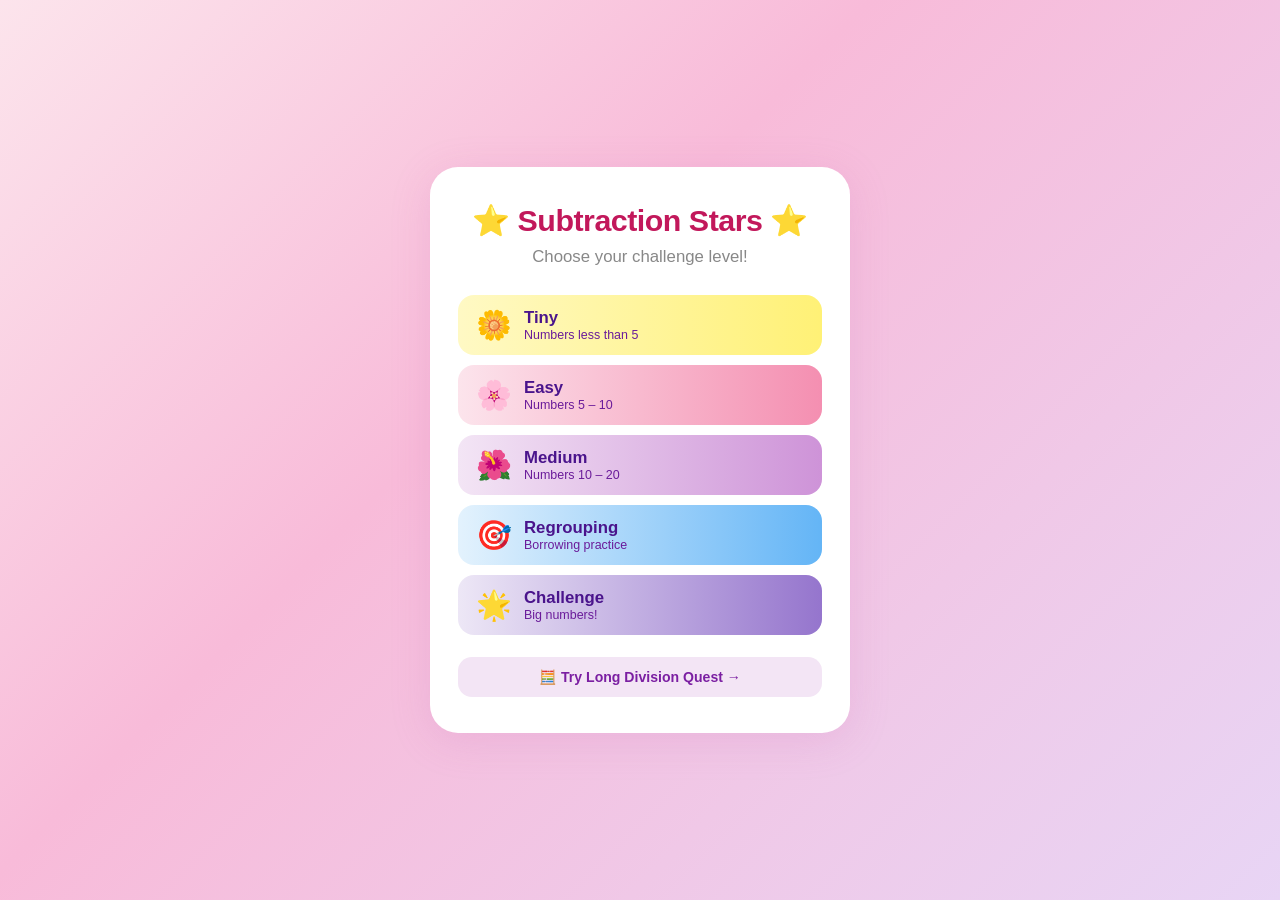
<file: index.html>
<!DOCTYPE html>
<html lang="en">
<head>
  <meta charset="UTF-8" />
  <meta name="viewport" content="width=device-width, initial-scale=1.0" />
  <title>Subtraction Stars ⭐</title>
  <link rel="stylesheet" href="style.css" />
</head>
<body>
  <!-- Screen 1: Welcome / Difficulty Picker -->
  <div id="screen-welcome" class="screen active">
    <div class="card">
      <div class="logo">⭐ Subtraction Stars ⭐</div>
      <p class="subtitle">Choose your challenge level!</p>
      <div class="difficulty-grid">
        <button class="diff-btn lvl1" onclick="startGame('tiny')">
          <span class="diff-icon">🌼</span>
          <span class="diff-info">
            <span class="diff-name">Tiny</span>
            <span class="diff-desc">Numbers less than 5</span>
          </span>
        </button>
        <button class="diff-btn lvl2" onclick="startGame('easy')">
          <span class="diff-icon">🌸</span>
          <span class="diff-info">
            <span class="diff-name">Easy</span>
            <span class="diff-desc">Numbers 5 – 10</span>
          </span>
        </button>
        <button class="diff-btn lvl3" onclick="startGame('medium')">
          <span class="diff-icon">🌺</span>
          <span class="diff-info">
            <span class="diff-name">Medium</span>
            <span class="diff-desc">Numbers 10 – 20</span>
          </span>
        </button>
        <button class="diff-btn lvl4" onclick="startGame('regroup')">
          <span class="diff-icon">🎯</span>
          <span class="diff-info">
            <span class="diff-name">Regrouping</span>
            <span class="diff-desc">Borrowing practice</span>
          </span>
        </button>
        <button class="diff-btn lvl5" onclick="startGame('challenge')">
          <span class="diff-icon">🌟</span>
          <span class="diff-info">
            <span class="diff-name">Challenge</span>
            <span class="diff-desc">Big numbers!</span>
          </span>
        </button>
      </div>
      <a class="app-switch" href="long-division/index.html">🧮 Try Long Division Quest →</a>
    </div>
  </div>

  <!-- Screen 2: Practice -->
  <div id="screen-game" class="screen">
    <div class="card game-card">
      <div class="game-header">
        <button class="back-btn" onclick="goHome()">← Home</button>
        <div class="score-box">
          <span id="score-display">⭐ 0</span>
          <span id="streak-display" class="streak hidden">🔥 0</span>
        </div>
        <div class="progress-wrap">
          <div id="progress-bar"></div>
        </div>
      </div>

      <div class="question-count">Question <span id="q-num">1</span> of 10</div>

      <div class="problem-area">
        <div class="number top-number" id="num-a"></div>
        <div class="operator">−</div>
        <div class="number bottom-number" id="num-b"></div>
        <div class="line"></div>
      </div>

      <input
        id="answer-input"
        type="number"
        inputmode="numeric"
        placeholder="?"
        autocomplete="off"
        onkeydown="handleKey(event)"
      />

      <button class="submit-btn" id="submit-btn" onclick="checkAnswer()">Check ✓</button>

      <div id="feedback" class="feedback hidden"></div>
    </div>
  </div>

  <!-- Screen 3: Results -->
  <div id="screen-results" class="screen">
    <div class="card results-card">
      <div id="result-emoji" class="result-emoji"></div>
      <h2 id="result-title" class="result-title"></h2>
      <p id="result-msg" class="result-msg"></p>
      <div class="result-score">
        <span id="final-score"></span>
        <span class="out-of"> / 10</span>
      </div>
      <div class="result-actions">
        <button class="play-again-btn" onclick="playAgain()">Play Again 🔄</button>
        <button class="home-btn" onclick="goHome()">Change Level 🏠</button>
      </div>
    </div>
  </div>

  <script src="app.js"></script>
</body>
</html>
</file>
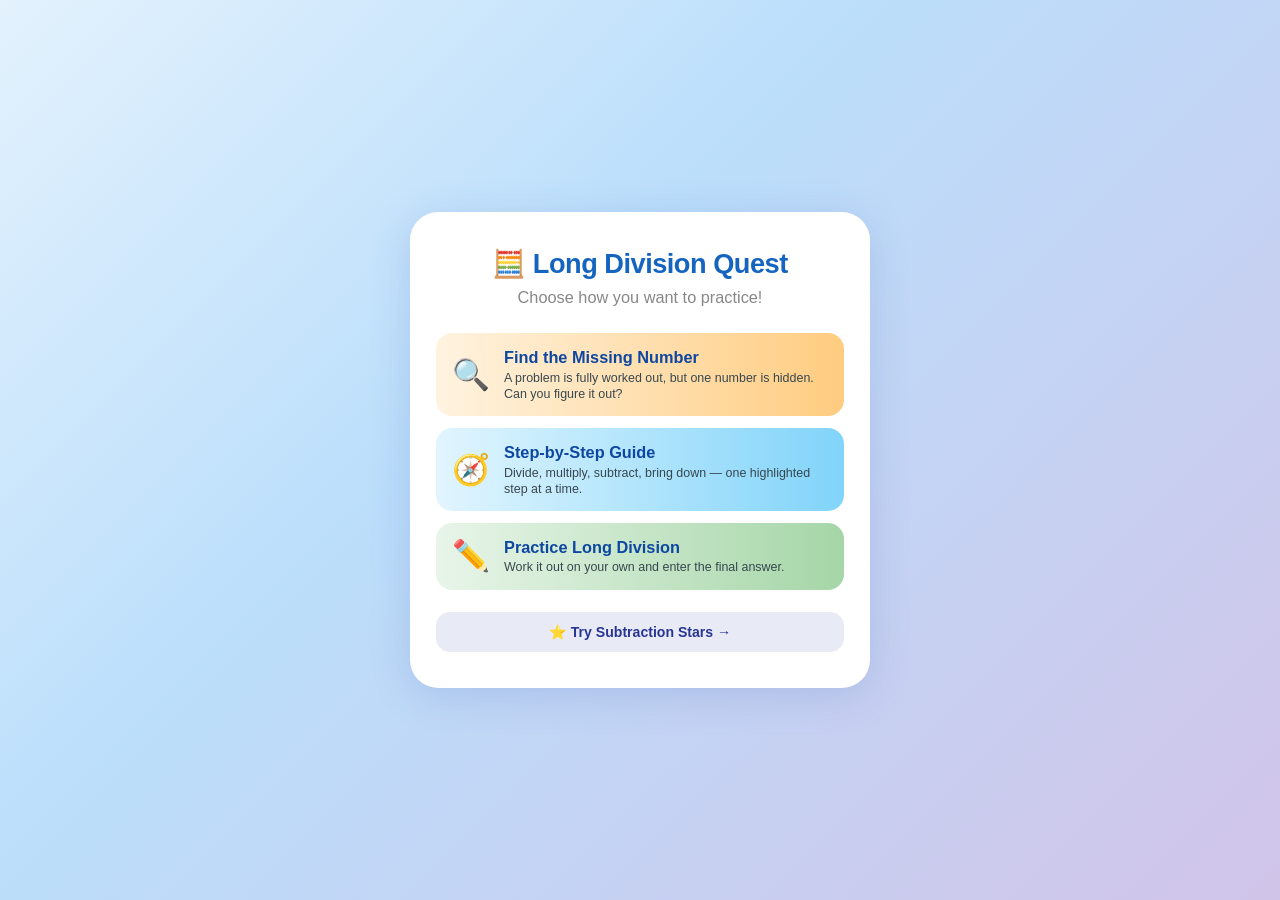
<file: long-division/index.html>
<!DOCTYPE html>
<html lang="en">
<head>
  <meta charset="UTF-8" />
  <meta name="viewport" content="width=device-width, initial-scale=1.0" />
  <title>Long Division Quest 🧮</title>
  <link rel="stylesheet" href="style.css" />
</head>
<body>
  <!-- Screen 1: Mode Picker -->
  <div id="screen-welcome" class="screen active">
    <div class="card">
      <div class="logo">🧮 Long Division Quest</div>
      <p class="subtitle">Choose how you want to practice!</p>
      <div class="mode-grid">
        <button class="mode-btn mode1" onclick="selectMode('missing')">
          <span class="mode-icon">🔍</span>
          <span class="mode-info">
            <span class="mode-name">Find the Missing Number</span>
            <span class="mode-desc">A problem is fully worked out, but one number is hidden. Can you figure it out?</span>
          </span>
        </button>
        <button class="mode-btn mode2" onclick="selectMode('guided')">
          <span class="mode-icon">🧭</span>
          <span class="mode-info">
            <span class="mode-name">Step-by-Step Guide</span>
            <span class="mode-desc">Divide, multiply, subtract, bring down — one highlighted step at a time.</span>
          </span>
        </button>
        <button class="mode-btn mode3" onclick="selectMode('practice')">
          <span class="mode-icon">✏️</span>
          <span class="mode-info">
            <span class="mode-name">Practice Long Division</span>
            <span class="mode-desc">Work it out on your own and enter the final answer.</span>
          </span>
        </button>
      </div>
      <a class="app-switch" href="../index.html">⭐ Try Subtraction Stars →</a>
    </div>
  </div>

  <!-- Screen 2: Difficulty Picker -->
  <div id="screen-difficulty" class="screen">
    <div class="card">
      <button class="back-btn top-back" onclick="goHome()">← Modes</button>
      <div class="logo small" id="difficulty-title">Choose your level</div>
      <p class="subtitle">How tough should the problems be?</p>
      <div class="difficulty-grid">
        <button class="diff-btn lvl1" onclick="startGame('easy')">
          <span class="diff-icon">🌱</span>
          <span class="diff-info">
            <span class="diff-name">Easy</span>
            <span class="diff-desc">1-digit divisor, 2-digit dividend</span>
          </span>
        </button>
        <button class="diff-btn lvl2" onclick="startGame('medium')">
          <span class="diff-icon">🌿</span>
          <span class="diff-info">
            <span class="diff-name">Medium</span>
            <span class="diff-desc">1-digit divisor, 3-digit dividend</span>
          </span>
        </button>
        <button class="diff-btn lvl3" onclick="startGame('hard')">
          <span class="diff-icon">🌳</span>
          <span class="diff-info">
            <span class="diff-name">Hard</span>
            <span class="diff-desc">Up to 2-digit divisor, 3–4 digits</span>
          </span>
        </button>
        <button class="diff-btn lvl4" onclick="startGame('expert')">
          <span class="diff-icon">🏔️</span>
          <span class="diff-info">
            <span class="diff-name">Expert</span>
            <span class="diff-desc">2-digit divisor, 4–5 digit dividend</span>
          </span>
        </button>
      </div>
    </div>
  </div>

  <!-- Screen 3: Game -->
  <div id="screen-game" class="screen">
    <div class="card game-card">
      <div class="game-header">
        <button class="back-btn" onclick="goHome()">← Home</button>
        <div class="score-box">
          <span id="score-display">⭐ 0</span>
          <span id="streak-display" class="streak hidden">🔥 0</span>
        </div>
        <div class="progress-wrap">
          <div id="progress-bar"></div>
        </div>
      </div>

      <div class="question-count">Problem <span id="q-num">1</span> of <span id="q-total">10</span></div>

      <div id="tableau" class="tableau"></div>

      <div id="prompt-box" class="prompt-box">
        <p id="prompt-text" class="prompt-text"></p>
        <div class="answer-row">
          <input
            id="answer-input"
            type="text"
            inputmode="numeric"
            placeholder="?"
            autocomplete="off"
            onkeydown="handleKey(event)"
          />
        </div>
        <button class="submit-btn" id="submit-btn">Check ✓</button>
      </div>

      <div id="feedback" class="feedback hidden"></div>
    </div>
  </div>

  <!-- Screen 4: Results -->
  <div id="screen-results" class="screen">
    <div class="card results-card">
      <div id="result-emoji" class="result-emoji"></div>
      <h2 id="result-title" class="result-title"></h2>
      <p id="result-msg" class="result-msg"></p>
      <div class="result-score">
        <span id="final-score"></span>
        <span class="out-of" id="final-out-of"></span>
      </div>
      <div class="result-actions">
        <button class="play-again-btn" onclick="playAgain()">Play Again 🔄</button>
        <button class="home-btn" onclick="goHome()">Change Mode 🏠</button>
      </div>
    </div>
  </div>

  <script src="app.js"></script>
</body>
</html>
</file>
<file: style.css>
/* ── Reset & Base ── */
*, *::before, *::after { box-sizing: border-box; margin: 0; padding: 0; }

body {
  min-height: 100vh;
  font-family: 'Segoe UI', Tahoma, Geneva, Verdana, sans-serif;
  background: linear-gradient(135deg, #fce4ec 0%, #f8bbd9 40%, #e8d5f5 100%);
  display: flex;
  align-items: center;
  justify-content: center;
  padding: 16px;
}

/* ── Screens ── */
.screen { display: none; width: 100%; max-width: 420px; }
.screen.active { display: flex; justify-content: center; }

/* ── Card ── */
.card {
  background: #fff;
  border-radius: 28px;
  padding: 36px 28px;
  box-shadow: 0 8px 40px rgba(200, 100, 180, 0.18);
  width: 100%;
  text-align: center;
}

/* ── Welcome Screen ── */
.logo {
  font-size: 1.9rem;
  font-weight: 800;
  color: #c2185b;
  margin-bottom: 8px;
  letter-spacing: -0.5px;
}

.subtitle {
  font-size: 1.05rem;
  color: #888;
  margin-bottom: 28px;
}

.app-switch {
  display: block;
  margin-top: 22px;
  padding: 12px;
  border-radius: 14px;
  background: #f3e5f5;
  color: #7b1fa2;
  font-size: 0.88rem;
  font-weight: 700;
  text-decoration: none;
  transition: background 0.15s, transform 0.15s;
}
.app-switch:hover { background: #e1bee7; transform: translateY(-2px); }

.difficulty-grid {
  display: flex;
  flex-direction: column;
  gap: 10px;
}

.diff-btn {
  display: flex;
  align-items: center;
  gap: 12px;
  padding: 13px 18px;
  border: none;
  border-radius: 16px;
  cursor: pointer;
  font-family: inherit;
  text-align: left;
  transition: transform 0.15s, box-shadow 0.15s;
}

.diff-btn:hover { transform: translateY(-3px); box-shadow: 0 6px 20px rgba(0,0,0,0.12); }
.diff-btn:active { transform: translateY(0); }

.diff-btn.lvl1 { background: linear-gradient(90deg, #fff9c4, #fff176); }
.diff-btn.lvl2 { background: linear-gradient(90deg, #fce4ec, #f48fb1); }
.diff-btn.lvl3 { background: linear-gradient(90deg, #f3e5f5, #ce93d8); }
.diff-btn.lvl4 { background: linear-gradient(90deg, #e3f2fd, #64b5f6); }
.diff-btn.lvl5 { background: linear-gradient(90deg, #ede7f6, #9575cd); }

.diff-icon { font-size: 1.8rem; flex-shrink: 0; }

.diff-info {
  display: flex;
  flex-direction: column;
  align-items: flex-start;
  flex: 1;
}

.diff-name { font-size: 1.05rem; font-weight: 700; color: #4a148c; line-height: 1.2; }
.diff-desc { font-size: 0.78rem; color: #6a1b9a; }

/* ── Game Screen ── */
.game-card { padding: 24px 24px 28px; }

.game-header {
  display: flex;
  align-items: center;
  justify-content: space-between;
  margin-bottom: 6px;
  gap: 10px;
}

.back-btn {
  background: #fce4ec;
  border: none;
  border-radius: 12px;
  padding: 8px 14px;
  font-size: 0.85rem;
  font-weight: 700;
  color: #c2185b;
  cursor: pointer;
  flex-shrink: 0;
  transition: background 0.15s;
}
.back-btn:hover { background: #f8bbd9; }

.score-box {
  display: flex;
  gap: 10px;
  font-size: 1rem;
  font-weight: 800;
  color: #7b1fa2;
}

.streak { color: #e65100; }
.hidden { display: none !important; }

.progress-wrap {
  flex: 1;
  height: 8px;
  background: #f3e5f5;
  border-radius: 99px;
  overflow: hidden;
  min-width: 50px;
}

#progress-bar {
  height: 100%;
  background: linear-gradient(90deg, #f06292, #ab47bc);
  border-radius: 99px;
  transition: width 0.4s ease;
  width: 0%;
}

.question-count {
  font-size: 0.85rem;
  color: #aaa;
  margin-bottom: 20px;
}

/* ── Problem Area ── */
.problem-area {
  display: flex;
  flex-direction: column;
  align-items: flex-end;
  width: 160px;
  margin: 0 auto 24px;
  user-select: none;
}

.number {
  font-size: 3.4rem;
  font-weight: 900;
  color: #4a148c;
  line-height: 1.1;
  width: 100%;
  text-align: right;
}

.operator {
  font-size: 2.6rem;
  font-weight: 700;
  color: #c2185b;
  width: 100%;
  text-align: left;
  line-height: 1.1;
}

.line {
  width: 100%;
  height: 4px;
  background: linear-gradient(90deg, #f06292, #ab47bc);
  border-radius: 99px;
  margin-top: 6px;
}

/* ── Answer Input ── */
#answer-input {
  width: 100%;
  font-size: 2rem;
  font-weight: 800;
  color: #4a148c;
  text-align: center;
  border: 3px solid #e1bee7;
  border-radius: 16px;
  padding: 12px;
  margin-bottom: 16px;
  outline: none;
  transition: border-color 0.2s, box-shadow 0.2s;
  font-family: inherit;
  -moz-appearance: textfield;
}
#answer-input::-webkit-outer-spin-button,
#answer-input::-webkit-inner-spin-button { -webkit-appearance: none; margin: 0; }
#answer-input:focus {
  border-color: #ab47bc;
  box-shadow: 0 0 0 4px rgba(171, 71, 188, 0.15);
}

/* ── Submit Button ── */
.submit-btn {
  width: 100%;
  padding: 15px;
  border: none;
  border-radius: 16px;
  background: linear-gradient(90deg, #f06292, #ab47bc);
  color: #fff;
  font-size: 1.15rem;
  font-weight: 800;
  font-family: inherit;
  cursor: pointer;
  transition: transform 0.15s, box-shadow 0.15s;
  letter-spacing: 0.5px;
}
.submit-btn:hover { transform: translateY(-2px); box-shadow: 0 6px 18px rgba(171,71,188,0.35); }
.submit-btn:active { transform: translateY(0); }

/* ── Feedback ── */
.feedback {
  margin-top: 16px;
  padding: 12px 16px;
  border-radius: 14px;
  font-size: 1rem;
  font-weight: 700;
  animation: popIn 0.25s ease;
}
.feedback.correct { background: #e8f5e9; color: #2e7d32; border: 2px solid #a5d6a7; }
.feedback.wrong   { background: #fce4ec; color: #c62828; border: 2px solid #f48fb1; }

@keyframes popIn {
  from { opacity: 0; transform: scale(0.88); }
  to   { opacity: 1; transform: scale(1); }
}

/* ── Results Screen ── */
.results-card { padding: 40px 28px; }

.result-emoji { font-size: 4.5rem; margin-bottom: 12px; animation: bounce 0.6s ease; }

@keyframes bounce {
  0%   { transform: scale(0.5); opacity: 0; }
  70%  { transform: scale(1.15); }
  100% { transform: scale(1); opacity: 1; }
}

.result-title { font-size: 1.7rem; font-weight: 900; color: #6a1b9a; margin-bottom: 8px; }
.result-msg   { font-size: 1rem; color: #888; margin-bottom: 20px; }

.result-score {
  font-size: 3.8rem;
  font-weight: 900;
  color: #c2185b;
  margin-bottom: 28px;
  line-height: 1;
}
.out-of { font-size: 1.5rem; color: #bbb; font-weight: 600; }

.result-actions {
  display: flex;
  flex-direction: column;
  gap: 12px;
}

.play-again-btn {
  width: 100%;
  padding: 15px;
  border: none;
  border-radius: 16px;
  background: linear-gradient(90deg, #f06292, #ab47bc);
  color: #fff;
  font-size: 1.1rem;
  font-weight: 800;
  font-family: inherit;
  cursor: pointer;
  transition: transform 0.15s, box-shadow 0.15s;
}
.play-again-btn:hover { transform: translateY(-2px); box-shadow: 0 6px 18px rgba(171,71,188,0.35); }

.home-btn {
  width: 100%;
  padding: 13px;
  border: 3px solid #e1bee7;
  border-radius: 16px;
  background: transparent;
  color: #ab47bc;
  font-size: 1rem;
  font-weight: 700;
  font-family: inherit;
  cursor: pointer;
  transition: background 0.15s;
}
.home-btn:hover { background: #f3e5f5; }

/* ── Input shake animation ── */
@keyframes shake {
  0%,100% { transform: translateX(0); }
  20%      { transform: translateX(-8px); }
  40%      { transform: translateX(8px); }
  60%      { transform: translateX(-6px); }
  80%      { transform: translateX(6px); }
}
.shake { animation: shake 0.4s ease; }
</file>
<file: long-division/style.css>
/* ── Reset & Base ── */
*, *::before, *::after { box-sizing: border-box; margin: 0; padding: 0; }

:root {
  --col-w: clamp(30px, 8vw, 40px);
}

body {
  min-height: 100vh;
  font-family: 'Segoe UI', Tahoma, Geneva, Verdana, sans-serif;
  background: linear-gradient(135deg, #e3f2fd 0%, #bbdefb 40%, #d1c4e9 100%);
  display: flex;
  align-items: center;
  justify-content: center;
  padding: 16px;
}

/* ── Screens ── */
.screen { display: none; width: 100%; max-width: 460px; }
.screen.active { display: flex; justify-content: center; }

/* ── Card ── */
.card {
  background: #fff;
  border-radius: 28px;
  padding: 36px 26px;
  box-shadow: 0 8px 40px rgba(60, 90, 180, 0.18);
  width: 100%;
  text-align: center;
  position: relative;
}

/* ── Welcome Screen ── */
.logo {
  font-size: 1.7rem;
  font-weight: 800;
  color: #1565c0;
  margin-bottom: 8px;
  letter-spacing: -0.5px;
}
.logo.small { font-size: 1.35rem; margin-top: 6px; }

.subtitle {
  font-size: 1.02rem;
  color: #888;
  margin-bottom: 26px;
}

.mode-grid, .difficulty-grid {
  display: flex;
  flex-direction: column;
  gap: 12px;
}

.app-switch {
  display: block;
  margin-top: 22px;
  padding: 12px;
  border-radius: 14px;
  background: #e8eaf6;
  color: #283593;
  font-size: 0.88rem;
  font-weight: 700;
  text-decoration: none;
  transition: background 0.15s, transform 0.15s;
}
.app-switch:hover { background: #c5cae9; transform: translateY(-2px); }

.mode-btn, .diff-btn {
  display: flex;
  align-items: center;
  gap: 14px;
  padding: 14px 16px;
  border: none;
  border-radius: 16px;
  cursor: pointer;
  font-family: inherit;
  text-align: left;
  transition: transform 0.15s, box-shadow 0.15s;
}
.mode-btn:hover, .diff-btn:hover { transform: translateY(-3px); box-shadow: 0 6px 20px rgba(0,0,0,0.12); }
.mode-btn:active, .diff-btn:active { transform: translateY(0); }

.mode-btn.mode1 { background: linear-gradient(90deg, #fff3e0, #ffcc80); }
.mode-btn.mode2 { background: linear-gradient(90deg, #e1f5fe, #81d4fa); }
.mode-btn.mode3 { background: linear-gradient(90deg, #e8f5e9, #a5d6a7); }

.diff-btn.lvl1 { background: linear-gradient(90deg, #f1f8e9, #c5e1a5); }
.diff-btn.lvl2 { background: linear-gradient(90deg, #e0f2f1, #80cbc4); }
.diff-btn.lvl3 { background: linear-gradient(90deg, #e8eaf6, #9fa8da); }
.diff-btn.lvl4 { background: linear-gradient(90deg, #efebe9, #bcaaa4); }

.mode-icon { font-size: 1.9rem; flex-shrink: 0; }
.diff-icon { font-size: 1.7rem; flex-shrink: 0; }

.mode-info, .diff-info {
  display: flex;
  flex-direction: column;
  align-items: flex-start;
  flex: 1;
  gap: 2px;
}

.mode-name { font-size: 1.02rem; font-weight: 700; color: #0d47a1; line-height: 1.25; }
.mode-desc { font-size: 0.78rem; color: #37474f; line-height: 1.3; }

.diff-name { font-size: 1.05rem; font-weight: 700; color: #0d47a1; line-height: 1.2; }
.diff-desc { font-size: 0.78rem; color: #37474f; }

.top-back { margin-bottom: 4px; }

/* ── Game Screen ── */
.game-card { padding: 22px 20px 26px; }

.game-header {
  display: flex;
  align-items: center;
  justify-content: space-between;
  margin-bottom: 6px;
  gap: 10px;
}

.back-btn {
  background: #e3f2fd;
  border: none;
  border-radius: 12px;
  padding: 8px 14px;
  font-size: 0.85rem;
  font-weight: 700;
  color: #1565c0;
  cursor: pointer;
  flex-shrink: 0;
  transition: background 0.15s;
}
.back-btn:hover { background: #bbdefb; }

.score-box {
  display: flex;
  gap: 10px;
  font-size: 1rem;
  font-weight: 800;
  color: #283593;
}

.streak { color: #e65100; }
.hidden { display: none !important; }

.progress-wrap {
  flex: 1;
  height: 8px;
  background: #e8eaf6;
  border-radius: 99px;
  overflow: hidden;
  min-width: 50px;
}

#progress-bar {
  height: 100%;
  background: linear-gradient(90deg, #42a5f5, #7e57c2);
  border-radius: 99px;
  transition: width 0.4s ease;
  width: 0%;
}

.question-count {
  font-size: 0.85rem;
  color: #aaa;
  margin-bottom: 18px;
}

/* ── Tableau (long division layout) ── */
.tableau {
  display: grid;
  justify-content: center;
  align-items: center;
  row-gap: 4px;
  column-gap: 2px;
  margin: 0 auto 22px;
  font-family: 'Consolas', 'Menlo', monospace;
  font-weight: 800;
  font-size: clamp(1.1rem, 5vw, 1.5rem);
  color: #263238;
  user-select: none;
}

.cell {
  display: flex;
  align-items: center;
  justify-content: center;
  height: clamp(30px, 8vw, 40px);
  min-width: var(--col-w);
  position: relative;
  transition: background 0.2s, box-shadow 0.2s;
  border-radius: 6px;
}

.divisor-cell {
  justify-content: flex-end;
  padding-right: 6px;
  color: #1565c0;
}

.spine {
  border-left: 3px solid #37474f;
  min-width: 0;
  width: 10px;
}

.divline {
  border-top: 3px solid #37474f;
  color: #263238;
}

.quotient-cell { color: #2e7d32; }
.product-cell, .minus-cell { color: #ad1457; font-size: 0.92em; }
.product-cell { border-bottom: 2px solid #ad1457; }
.result-cell { color: #283593; font-size: 0.95em; }

.cell.highlight {
  background: #fff59d;
  box-shadow: 0 0 0 3px #fbc02d;
}

.tableau-input {
  width: 100%;
  min-width: 34px;
  height: 100%;
  font: inherit;
  text-align: center;
  color: #c2185b;
  background: #fce4ec;
  border: 2px solid #f06292;
  border-radius: 6px;
  outline: none;
  padding: 0 2px;
}
.tableau-input:focus { border-color: #ab47bc; box-shadow: 0 0 0 3px rgba(171,71,188,0.2); }

.cell-correct { background: #e8f5e9 !important; border-color: #66bb6a !important; color: #2e7d32 !important; }
.cell-wrong { background: #ffebee !important; border-color: #ef5350 !important; color: #c62828 !important; }

/* ── Prompt / answer area ── */
.prompt-box { margin-bottom: 6px; }

.prompt-text {
  font-size: 0.98rem;
  font-weight: 700;
  color: #37474f;
  margin-bottom: 12px;
  min-height: 1.3em;
}

.answer-row {
  display: flex;
  gap: 10px;
  align-items: stretch;
  min-width: 0;
}
.answer-row > * { min-width: 0; flex: 1; }

.answer-row input[type="text"] {
  flex: 1;
  font-size: 1.3rem;
  font-weight: 800;
  color: #1565c0;
  text-align: center;
  border: 3px solid #bbdefb;
  border-radius: 14px;
  padding: 10px;
  outline: none;
  font-family: inherit;
  min-width: 0;
}
.answer-row input[type="text"]:focus {
  border-color: #7e57c2;
  box-shadow: 0 0 0 4px rgba(126, 87, 194, 0.15);
}

.submit-btn {
  padding: 12px 20px;
  border: none;
  border-radius: 14px;
  background: linear-gradient(90deg, #42a5f5, #7e57c2);
  color: #fff;
  font-size: 1.02rem;
  font-weight: 800;
  font-family: inherit;
  cursor: pointer;
  transition: transform 0.15s, box-shadow 0.15s;
  white-space: nowrap;
}
.submit-btn:hover { transform: translateY(-2px); box-shadow: 0 6px 18px rgba(126,87,194,0.35); }
.submit-btn:active { transform: translateY(0); }

.practice-inputs {
  display: flex;
  gap: 12px;
  width: 100%;
  min-width: 0;
}
.practice-label {
  flex: 1;
  min-width: 0;
  display: flex;
  flex-direction: column;
  gap: 4px;
  font-size: 0.78rem;
  font-weight: 700;
  color: #37474f;
  text-align: left;
}
.practice-label input {
  width: 100%;
  min-width: 0;
  font-size: 1.2rem;
  font-weight: 800;
  color: #1565c0;
  text-align: center;
  border: 3px solid #bbdefb;
  border-radius: 12px;
  padding: 8px;
  outline: none;
  font-family: inherit;
}
.practice-label input:focus {
  border-color: #7e57c2;
  box-shadow: 0 0 0 4px rgba(126, 87, 194, 0.15);
}

/* ── Feedback ── */
.feedback {
  margin-top: 16px;
  padding: 12px 16px;
  border-radius: 14px;
  font-size: 1rem;
  font-weight: 700;
  animation: popIn 0.25s ease;
}
.feedback.correct { background: #e8f5e9; color: #2e7d32; border: 2px solid #a5d6a7; }
.feedback.wrong   { background: #fce4ec; color: #c62828; border: 2px solid #f48fb1; }

@keyframes popIn {
  from { opacity: 0; transform: scale(0.88); }
  to   { opacity: 1; transform: scale(1); }
}

/* ── Results Screen ── */
.results-card { padding: 40px 28px; }

.result-emoji { font-size: 4.5rem; margin-bottom: 12px; animation: bounce 0.6s ease; }

@keyframes bounce {
  0%   { transform: scale(0.5); opacity: 0; }
  70%  { transform: scale(1.15); }
  100% { transform: scale(1); opacity: 1; }
}

.result-title { font-size: 1.7rem; font-weight: 900; color: #283593; margin-bottom: 8px; }
.result-msg   { font-size: 1rem; color: #888; margin-bottom: 20px; }

.result-score {
  font-size: 3.6rem;
  font-weight: 900;
  color: #1565c0;
  margin-bottom: 28px;
  line-height: 1;
}
.out-of { font-size: 1.4rem; color: #bbb; font-weight: 600; }

.result-actions {
  display: flex;
  flex-direction: column;
  gap: 12px;
}

.play-again-btn {
  width: 100%;
  padding: 15px;
  border: none;
  border-radius: 16px;
  background: linear-gradient(90deg, #42a5f5, #7e57c2);
  color: #fff;
  font-size: 1.1rem;
  font-weight: 800;
  font-family: inherit;
  cursor: pointer;
  transition: transform 0.15s, box-shadow 0.15s;
}
.play-again-btn:hover { transform: translateY(-2px); box-shadow: 0 6px 18px rgba(126,87,194,0.35); }

.home-btn {
  width: 100%;
  padding: 13px;
  border: 3px solid #bbdefb;
  border-radius: 16px;
  background: transparent;
  color: #7e57c2;
  font-size: 1rem;
  font-weight: 700;
  font-family: inherit;
  cursor: pointer;
  transition: background 0.15s;
}
.home-btn:hover { background: #e8eaf6; }

/* ── Shake animation ── */
@keyframes shake {
  0%,100% { transform: translateX(0); }
  20%      { transform: translateX(-8px); }
  40%      { transform: translateX(8px); }
  60%      { transform: translateX(-6px); }
  80%      { transform: translateX(6px); }
}
.shake { animation: shake 0.4s ease; }

@media (max-width: 420px) {
  .practice-inputs { flex-direction: row; }
  .card { padding: 28px 16px; }
}
</file>
